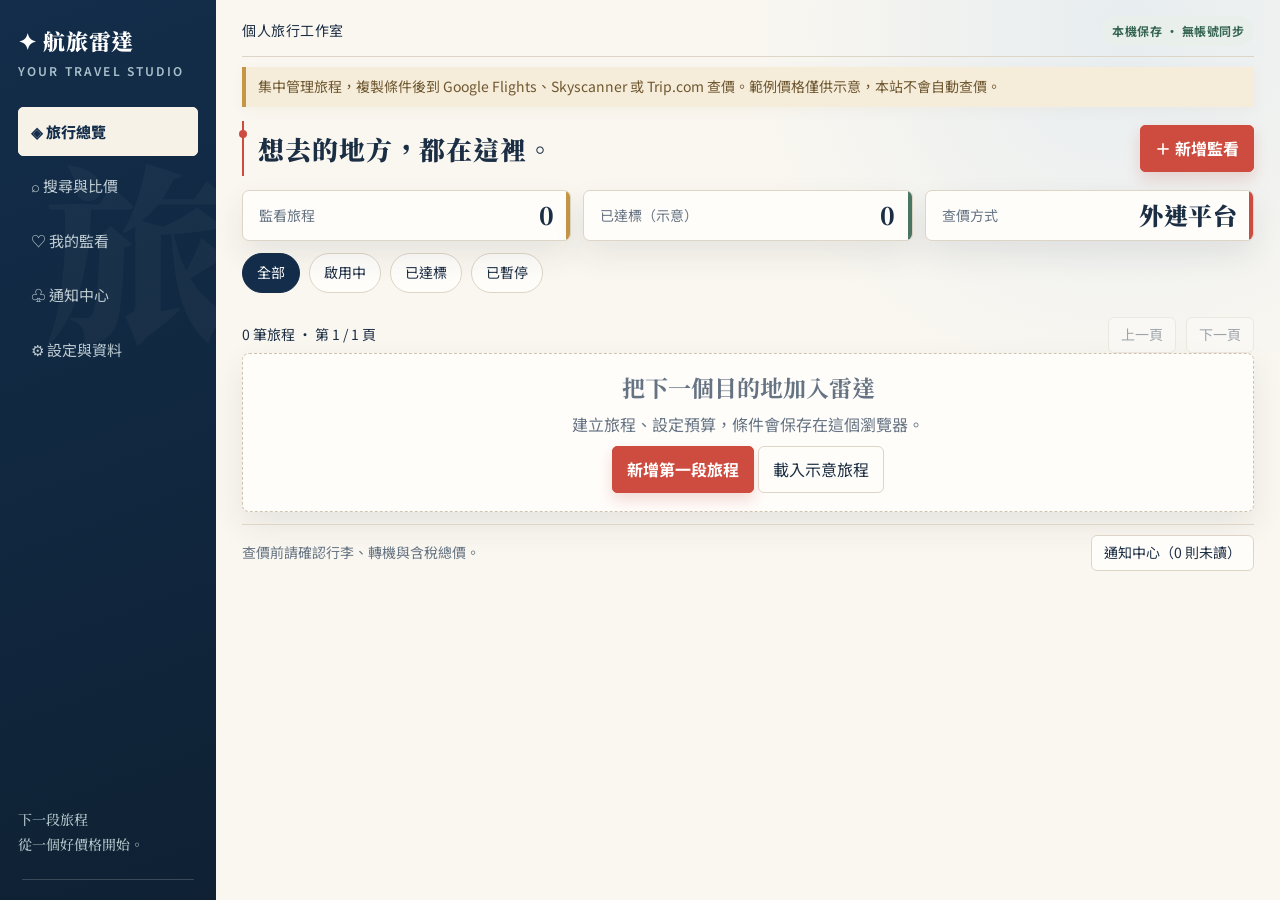
<file: index.html>
<!doctype html><html lang="zh-Hant"><head><meta charset="utf-8"><meta name="viewport" content="width=device-width,initial-scale=1"><meta http-equiv="refresh" content="0;url=./flight-radar/"><title>航旅雷達</title></head><body><a href="./flight-radar/">開啟航旅雷達新版</a></body></html>
</file>
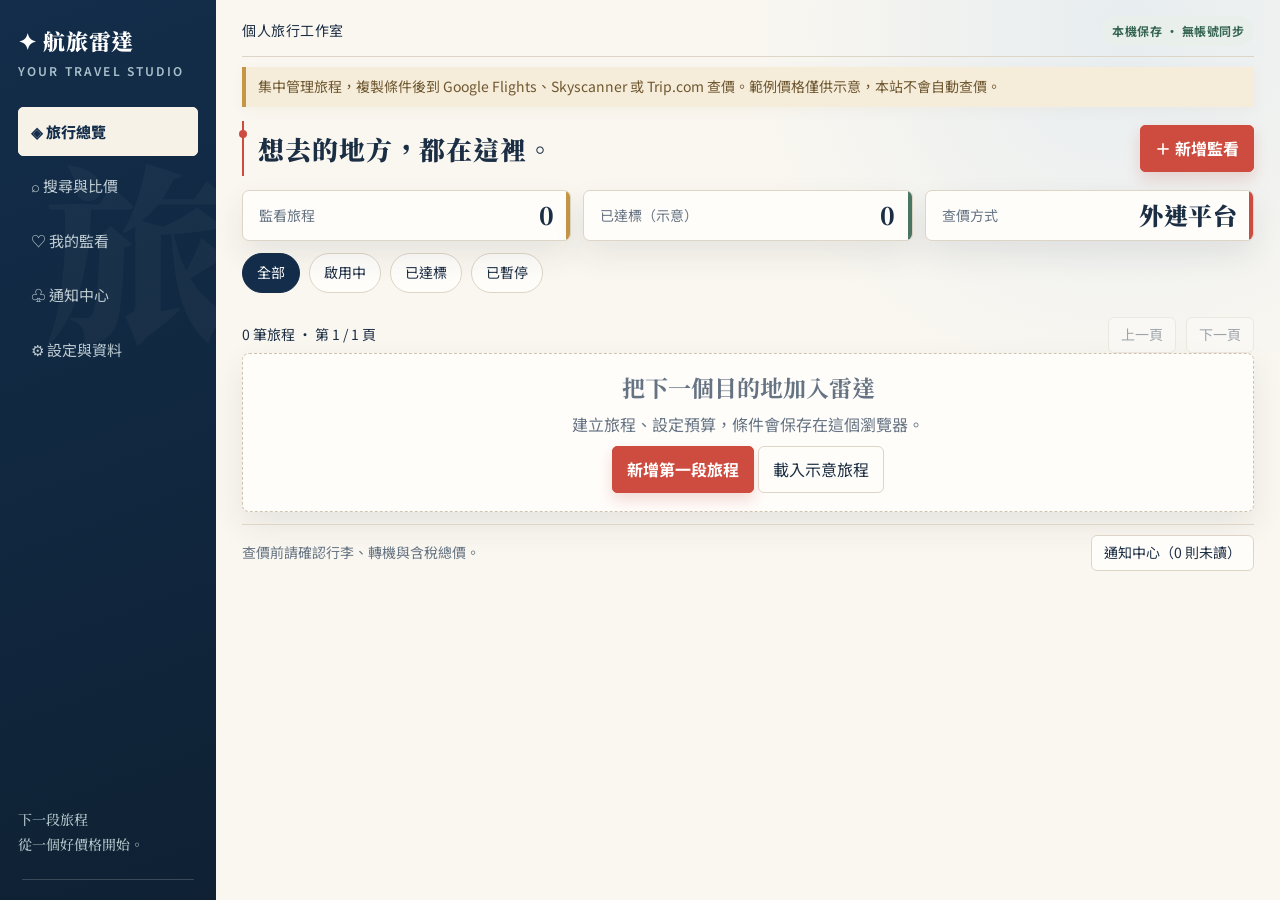
<file: flight-radar/index.html>
<!doctype html><html lang="zh-Hant"><head><meta charset="utf-8"><meta name="viewport" content="width=device-width,initial-scale=1"><title>航旅雷達 · 旅行工作室</title><link rel="stylesheet" href="v2.css"><link rel="stylesheet" href="compact.css"></head><body><aside><a class="brand" href="#">✦ 航旅雷達<small>YOUR TRAVEL STUDIO</small></a><nav><button data-page="home">◈ 旅行總覽</button><button data-page="search">⌕ 搜尋與比價</button><button data-page="watches">♡ 我的監看</button><button data-page="notifications">♧ 通知中心</button><button data-page="settings">⚙ 設定與資料</button></nav><p class="aside-note">下一段旅程<br>從一個好價格開始。</p></aside><main><header><span>個人旅行工作室</span><span class="tag">本機保存 · 無帳號同步</span></header><div class="banner">集中管理旅程，複製條件後到 Google Flights、Skyscanner 或 Trip.com 查價。範例價格僅供示意，本站不會自動查價。</div><section class="intro"><div><small>EXPLORE MORE. WORRY LESS.</small><h1 id="title">想去的地方，都在這裡。</h1></div><button class="primary" id="add">＋ 新增監看</button></section><div id="content"></div></main><dialog id="editor"><form id="form"><header><h2 id="formTitle">新增監看</h2><button type="button" id="cancel">✕</button></header><div class="fields" id="fields"></div><p id="error" role="alert"></p><button class="primary">儲存監看</button></form></dialog><dialog id="detail"><button id="closeDetail">關閉 ✕</button><div id="detailBody"></div></dialog><div id="toast" role="status"></div><script src="v2.js"></script><script src="workbench.js"></script></body></html>
</file>
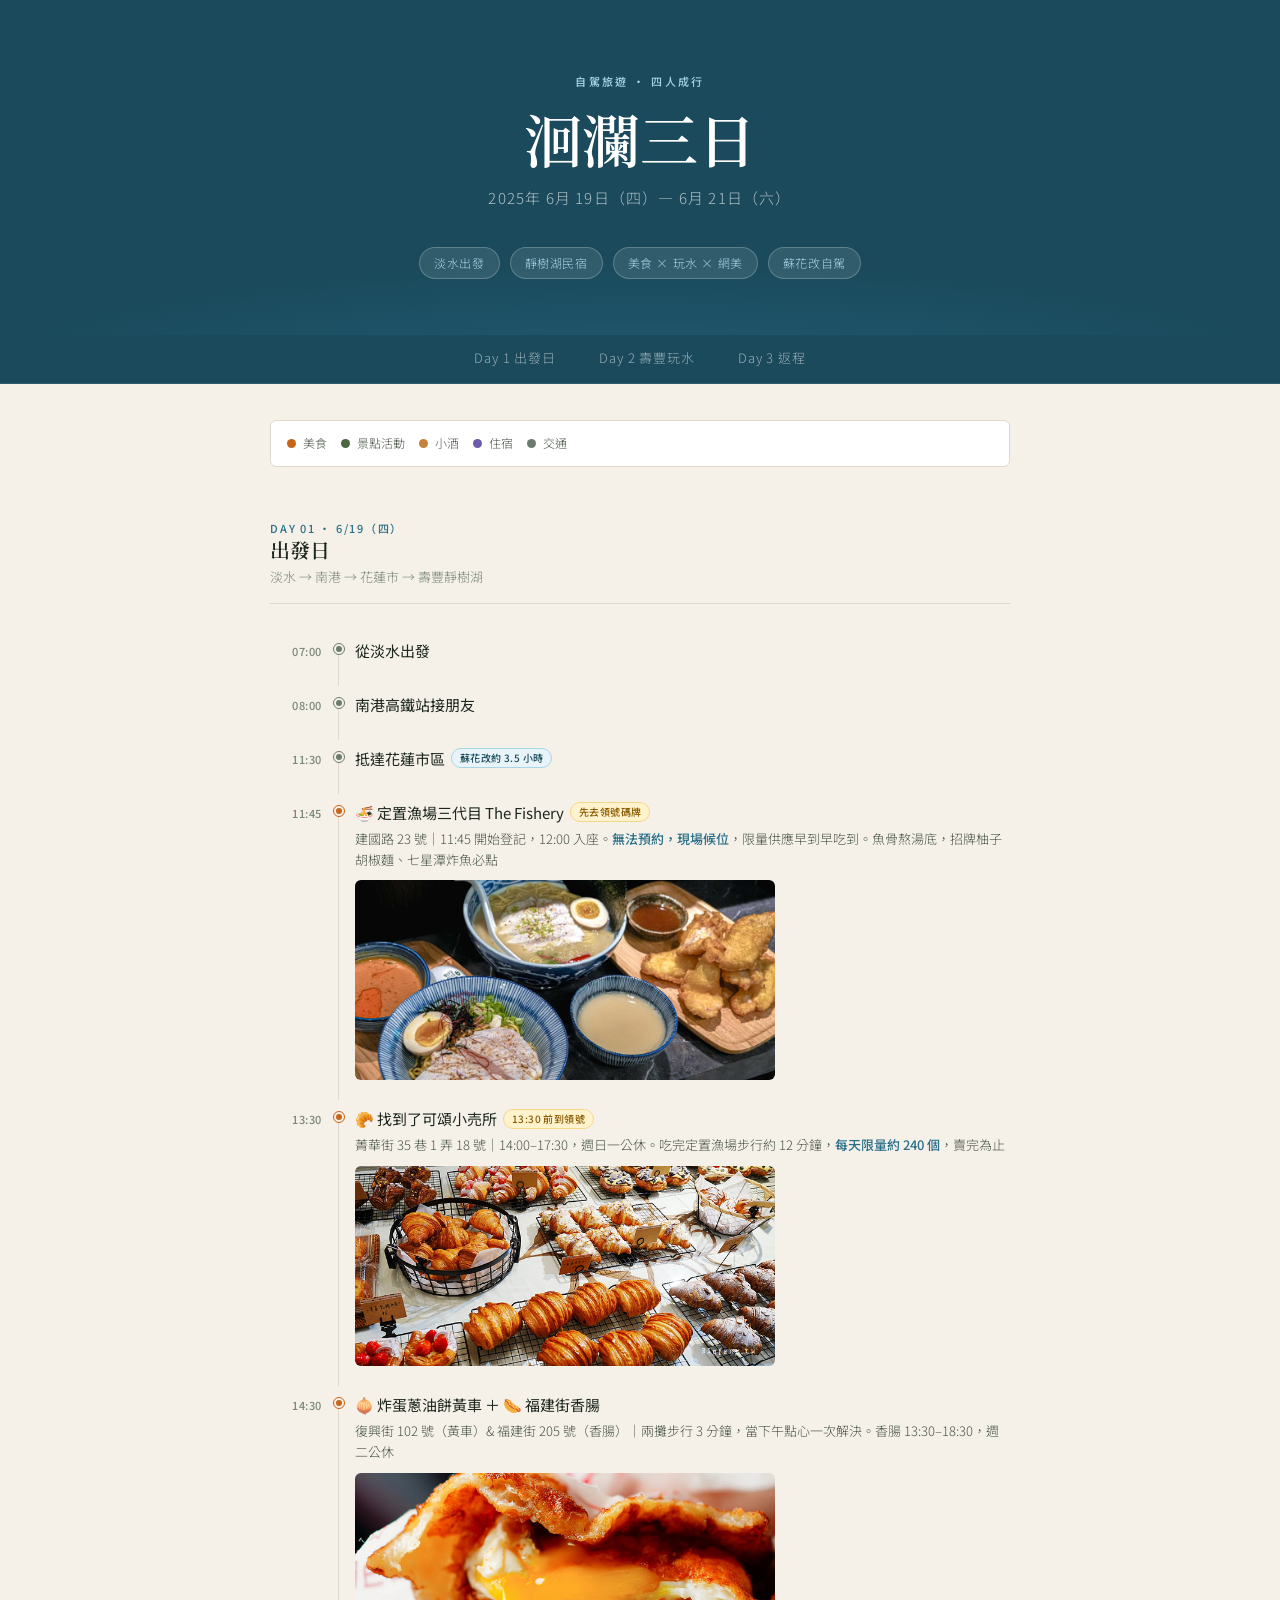
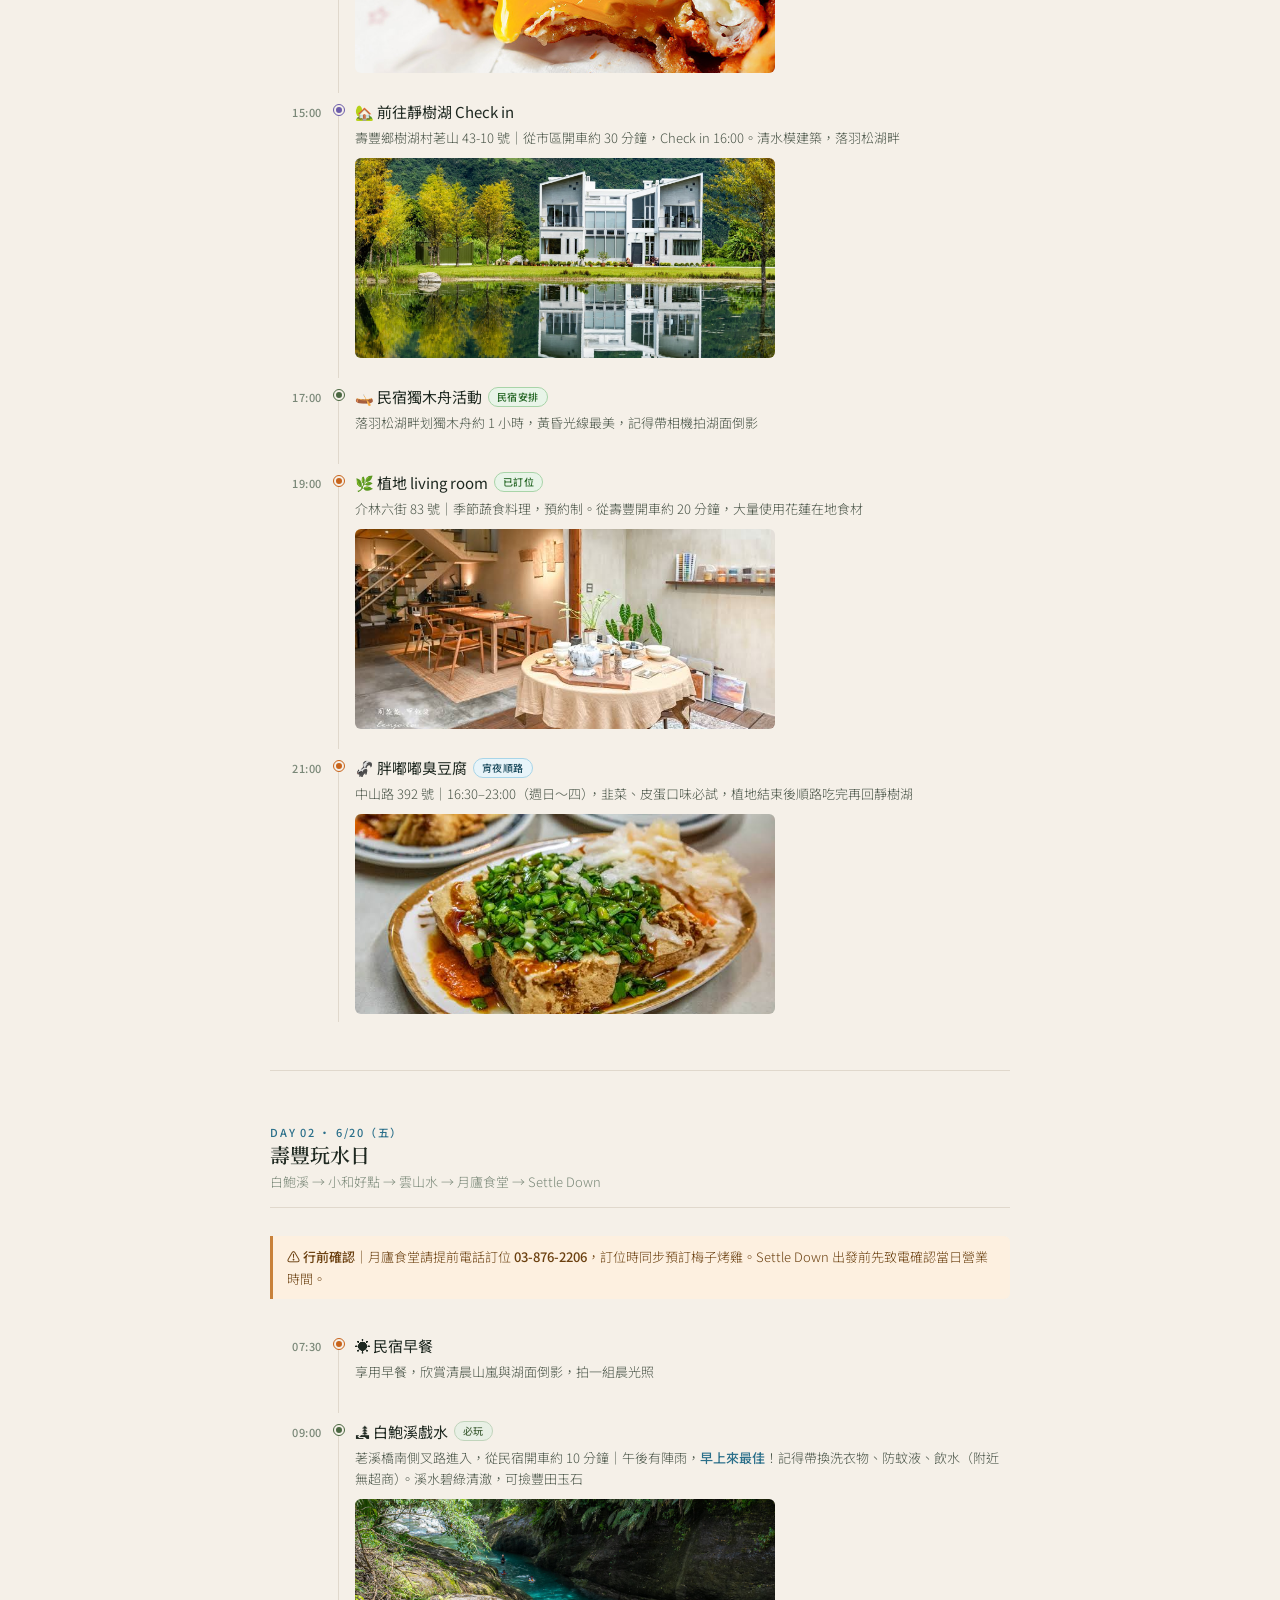
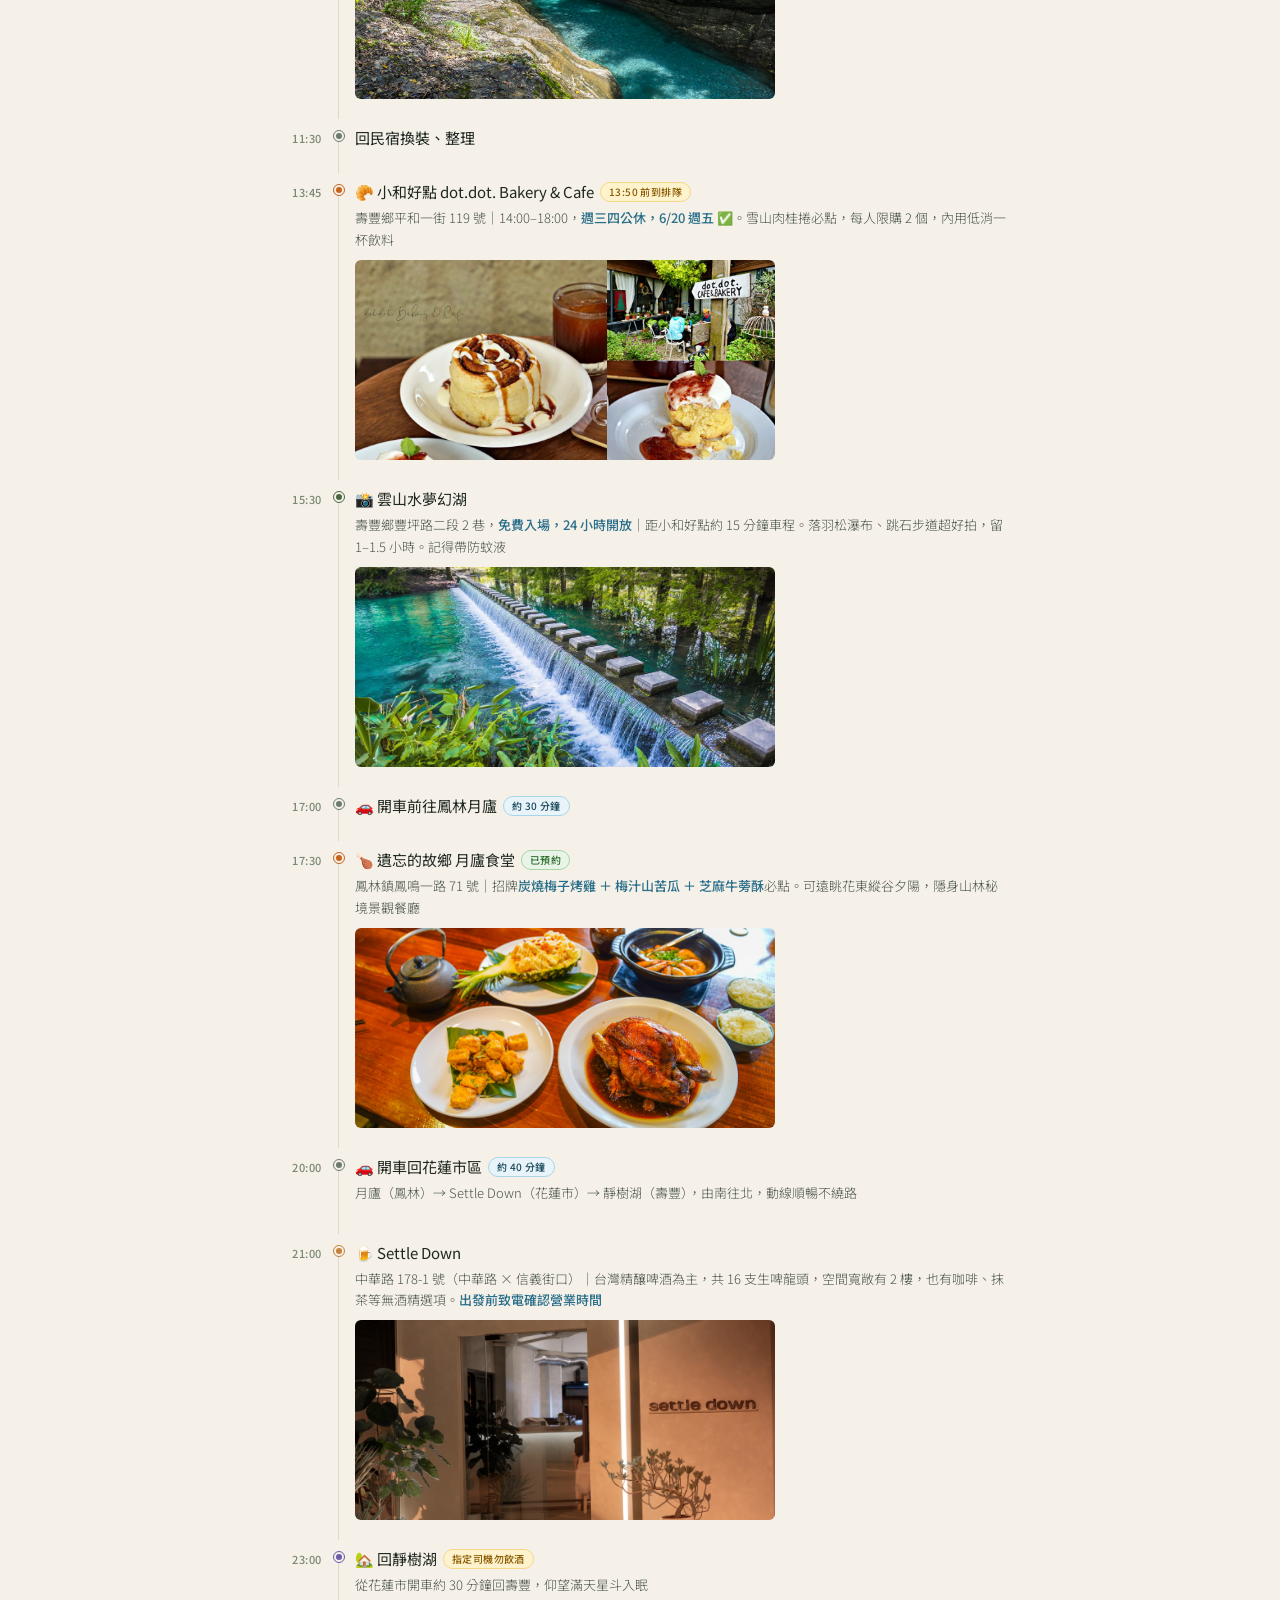
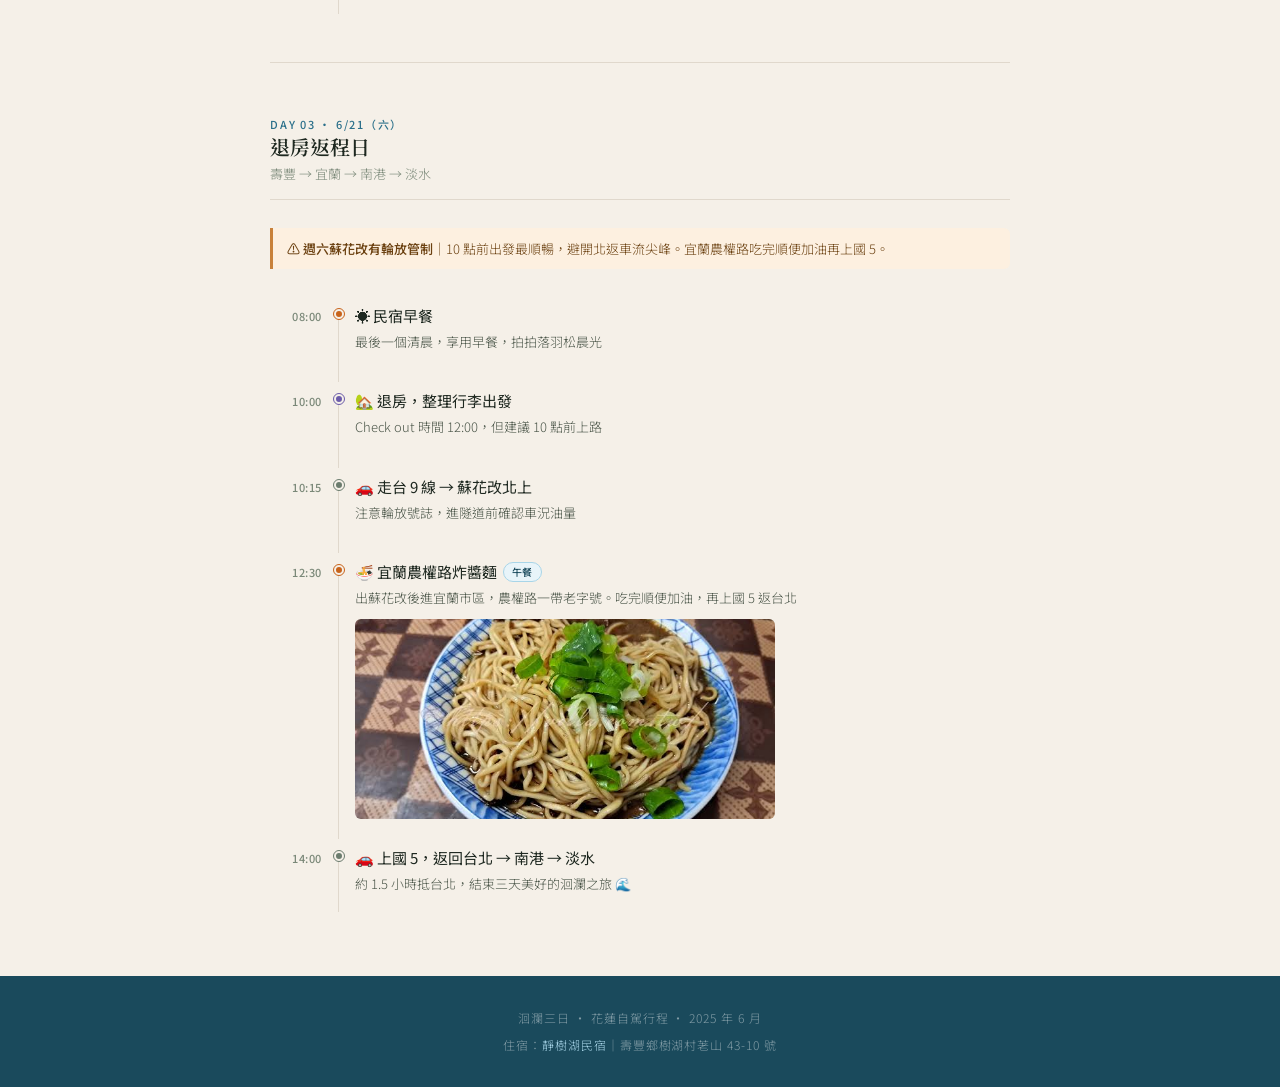
<file: hualien-trip.html>
<!DOCTYPE html>
<html lang="zh-TW">
<head>
<meta charset="UTF-8">
<meta name="viewport" content="width=device-width, initial-scale=1.0">
<title>洄瀾三日 ｜ 花蓮自駕 6/19–6/21</title>
<link rel="preconnect" href="https://fonts.googleapis.com">
<link rel="preconnect" href="https://fonts.gstatic.com" crossorigin>
<link href="https://fonts.googleapis.com/css2?family=Noto+Serif+TC:wght@400;600&family=Noto+Sans+TC:wght@300;400;500&display=swap" rel="stylesheet">
<style>
  *, *::before, *::after { box-sizing: border-box; margin: 0; padding: 0; }
  :root {
    --ocean: #1a4a5c;
    --ocean-mid: #2a6f8a;
    --sky: #a8d5e8;
    --sky-light: #e8f4f9;
    --stone: #6b7c6e;
    --moss: #4a6741;
    --moss-light: #e8f0e5;
    --sand: #f5f0e8;
    --sand-dark: #e0d8cc;
    --amber: #c8813a;
    --amber-light: #fdf0e0;
    --text-dark: #1e2820;
    --text-mid: #4a5548;
    --text-light: #7a8878;
    --white: #ffffff;
    --radius: 6px;
  }
  html { scroll-behavior: smooth; }
  body {
    font-family: 'Noto Sans TC', sans-serif;
    font-weight: 300;
    background: var(--sand);
    color: var(--text-dark);
    line-height: 1.7;
  }

  /* HERO */
  .hero {
    background: var(--ocean);
    color: var(--white);
    padding: 72px 24px 56px;
    text-align: center;
    position: relative;
    overflow: hidden;
  }
  .hero::before {
    content: '';
    position: absolute;
    inset: 0;
    background: radial-gradient(ellipse 80% 60% at 50% 120%, rgba(42,111,138,0.55) 0%, transparent 70%);
  }
  .hero-eyebrow {
    font-size: 11px;
    font-weight: 500;
    letter-spacing: 0.22em;
    color: var(--sky);
    text-transform: uppercase;
    margin-bottom: 14px;
    position: relative;
  }
  .hero h1 {
    font-family: 'Noto Serif TC', serif;
    font-size: clamp(34px, 6vw, 58px);
    font-weight: 600;
    line-height: 1.15;
    margin-bottom: 14px;
    position: relative;
  }
  .hero-sub {
    font-size: 15px;
    color: rgba(255,255,255,0.65);
    letter-spacing: 0.08em;
    position: relative;
    margin-bottom: 36px;
  }
  .hero-tags {
    display: flex;
    justify-content: center;
    flex-wrap: wrap;
    gap: 10px;
    position: relative;
  }
  .hero-tag {
    background: rgba(255,255,255,0.1);
    border: 1px solid rgba(255,255,255,0.22);
    color: var(--sky);
    font-size: 12px;
    padding: 5px 14px;
    border-radius: 20px;
    letter-spacing: 0.05em;
  }

  /* NAV */
  .day-nav {
    position: sticky;
    top: 0;
    z-index: 100;
    background: var(--ocean);
    border-bottom: 1px solid rgba(255,255,255,0.1);
    display: flex;
    justify-content: center;
  }
  .day-nav a {
    color: rgba(255,255,255,0.55);
    text-decoration: none;
    font-size: 13px;
    padding: 12px 22px;
    letter-spacing: 0.06em;
    border-bottom: 2px solid transparent;
    transition: color 0.2s, border-color 0.2s;
  }
  .day-nav a:hover { color: var(--white); border-bottom-color: var(--sky); }

  /* LAYOUT */
  .container { max-width: 780px; margin: 0 auto; padding: 0 20px; }

  /* LEGEND */
  .legend {
    display: flex;
    flex-wrap: wrap;
    gap: 14px;
    margin: 36px 0 0;
    padding: 12px 16px;
    background: var(--white);
    border-radius: var(--radius);
    border: 1px solid var(--sand-dark);
  }
  .legend-item { display: flex; align-items: center; gap: 7px; font-size: 12px; color: var(--text-mid); }
  .legend-dot { width: 9px; height: 9px; border-radius: 50%; flex-shrink: 0; }

  /* DAY SECTION */
  .day-section { padding: 52px 0 0; }
  .day-header {
    display: flex;
    align-items: baseline;
    gap: 16px;
    margin-bottom: 28px;
    padding-bottom: 14px;
    border-bottom: 1px solid var(--sand-dark);
  }
  .day-num {
    font-size: 11px;
    font-weight: 500;
    letter-spacing: 0.16em;
    color: var(--ocean-mid);
    text-transform: uppercase;
    white-space: nowrap;
  }
  .day-title {
    font-family: 'Noto Serif TC', serif;
    font-size: 20px;
    font-weight: 600;
    color: var(--text-dark);
    line-height: 1.3;
  }
  .day-subtitle { font-size: 13px; color: var(--text-light); margin-top: 3px; }

  /* ALERT */
  .alert {
    background: var(--amber-light);
    border-left: 3px solid var(--amber);
    border-radius: 0 var(--radius) var(--radius) 0;
    padding: 10px 14px;
    font-size: 13px;
    color: #6b4010;
    margin-bottom: 28px;
    line-height: 1.65;
  }
  .alert strong { font-weight: 500; }

  /* TIMELINE */
  .tl-item {
    display: grid;
    grid-template-columns: 52px 1px 1fr;
    gap: 0 16px;
    margin-bottom: 0;
  }
  .tl-time {
    font-size: 11px;
    font-weight: 500;
    color: var(--text-light);
    letter-spacing: 0.05em;
    padding-top: 14px;
    text-align: right;
    line-height: 1;
  }
  .tl-line { display: flex; flex-direction: column; align-items: center; }
  .tl-dot {
    width: 10px; height: 10px;
    border-radius: 50%;
    background: var(--sand-dark);
    border: 2px solid var(--sand);
    outline: 1.5px solid var(--sand-dark);
    margin-top: 12px;
    flex-shrink: 0;
    z-index: 1;
  }
  .tl-dot.food      { background: #c8631a; outline-color: #c8631a; }
  .tl-dot.activity  { background: var(--moss); outline-color: var(--moss); }
  .tl-dot.hotel     { background: #6b5baa; outline-color: #6b5baa; }
  .tl-dot.transport { background: var(--stone); outline-color: var(--stone); }
  .tl-dot.bar       { background: var(--amber); outline-color: var(--amber); }
  .tl-connector { width: 1px; flex: 1; background: var(--sand-dark); min-height: 16px; }
  .tl-content { padding: 8px 0 20px; }
  .tl-item:last-child .tl-content { padding-bottom: 8px; }

  .tl-label {
    font-size: 15px;
    font-weight: 400;
    color: var(--text-dark);
    line-height: 1.4;
    margin-bottom: 5px;
    display: flex;
    flex-wrap: wrap;
    align-items: center;
    gap: 6px;
  }
  .badge {
    font-size: 10px;
    font-weight: 500;
    padding: 2px 8px;
    border-radius: 10px;
    letter-spacing: 0.04em;
    white-space: nowrap;
  }
  .badge-warn   { background: #fef3cd; color: #8a5a00; border: 1px solid #f5d78a; }
  .badge-ok     { background: var(--moss-light); color: var(--moss); border: 1px solid #c0d4bb; }
  .badge-info   { background: var(--sky-light); color: var(--ocean); border: 1px solid var(--sky); }
  .badge-booked { background: #e8f4e8; color: #2a6a2a; border: 1px solid #a8d4a8; }

  .tl-note {
    font-size: 13px;
    color: var(--text-mid);
    line-height: 1.65;
    margin-bottom: 10px;
  }
  .tl-note .hl { color: var(--ocean-mid); font-weight: 500; }

  /* PHOTO */
  .tl-photo {
    width: 100%;
    max-width: 420px;
    height: 200px;
    object-fit: cover;
    border-radius: var(--radius);
    display: block;
    background: var(--sand-dark);
  }
  .tl-photo-caption {
    font-size: 11px;
    color: var(--text-light);
    margin-top: 5px;
    letter-spacing: 0.03em;
  }

  /* DIVIDER */
  .section-divider { border: none; border-top: 1px solid var(--sand-dark); margin: 0; }

  /* FOOTER */
  footer {
    background: var(--ocean);
    color: rgba(255,255,255,0.45);
    text-align: center;
    padding: 32px 24px;
    font-size: 12px;
    letter-spacing: 0.08em;
    margin-top: 64px;
  }
  footer span { color: var(--sky); }

  @media (max-width: 520px) {
    .hero { padding: 48px 18px 36px; }
    .day-nav a { padding: 11px 13px; font-size: 12px; }
    .tl-photo { height: 160px; }
  }
</style>
</head>
<body>

<section class="hero">
  <p class="hero-eyebrow">自駕旅遊 · 四人成行</p>
  <h1>洄瀾三日</h1>
  <p class="hero-sub">2025年 6月 19日（四）— 6月 21日（六）</p>
  <div class="hero-tags">
    <span class="hero-tag">淡水出發</span>
    <span class="hero-tag">靜樹湖民宿</span>
    <span class="hero-tag">美食 × 玩水 × 網美</span>
    <span class="hero-tag">蘇花改自駕</span>
  </div>
</section>

<nav class="day-nav">
  <a href="#day1">Day 1 出發日</a>
  <a href="#day2">Day 2 壽豐玩水</a>
  <a href="#day3">Day 3 返程</a>
</nav>

<div class="container">

  <div class="legend">
    <div class="legend-item"><span class="legend-dot" style="background:#c8631a"></span>美食</div>
    <div class="legend-item"><span class="legend-dot" style="background:#4a6741"></span>景點活動</div>
    <div class="legend-item"><span class="legend-dot" style="background:#c8813a"></span>小酒</div>
    <div class="legend-item"><span class="legend-dot" style="background:#6b5baa"></span>住宿</div>
    <div class="legend-item"><span class="legend-dot" style="background:#6b7c6e"></span>交通</div>
  </div>

  <!-- ══ DAY 1 ══ -->
  <section class="day-section" id="day1">
    <div class="day-header">
      <div>
        <div class="day-num">Day 01 · 6/19（四）</div>
        <div class="day-title">出發日</div>
        <div class="day-subtitle">淡水 → 南港 → 花蓮市 → 壽豐靜樹湖</div>
      </div>
    </div>

    <!-- 07:00 -->
    <div class="tl-item">
      <div class="tl-time">07:00</div>
      <div class="tl-line"><div class="tl-dot transport"></div><div class="tl-connector"></div></div>
      <div class="tl-content">
        <div class="tl-label">從淡水出發</div>
      </div>
    </div>

    <!-- 08:00 -->
    <div class="tl-item">
      <div class="tl-time">08:00</div>
      <div class="tl-line"><div class="tl-dot transport"></div><div class="tl-connector"></div></div>
      <div class="tl-content">
        <div class="tl-label">南港高鐵站接朋友</div>
      </div>
    </div>

    <!-- 11:30 -->
    <div class="tl-item">
      <div class="tl-time">11:30</div>
      <div class="tl-line"><div class="tl-dot transport"></div><div class="tl-connector"></div></div>
      <div class="tl-content">
        <div class="tl-label">抵達花蓮市區 <span class="badge badge-info">蘇花改約 3.5 小時</span></div>
      </div>
    </div>

    <!-- 定置漁場 -->
    <div class="tl-item">
      <div class="tl-time">11:45</div>
      <div class="tl-line"><div class="tl-dot food"></div><div class="tl-connector"></div></div>
      <div class="tl-content">
        <div class="tl-label">🍜 定置漁場三代目 The Fishery <span class="badge badge-warn">先去領號碼牌</span></div>
        <div class="tl-note">建國路 23 號｜11:45 開始登記，12:00 入座。<span class="hl">無法預約，現場候位</span>，限量供應早到早吃到。魚骨熬湯底，招牌柚子胡椒麵、七星潭炸魚必點</div>
        <img class="tl-photo" src="images/fishery.jpg" alt="定置漁場三代目">
      </div>
    </div>

    <!-- 找到了可頌 -->
    <div class="tl-item">
      <div class="tl-time">13:30</div>
      <div class="tl-line"><div class="tl-dot food"></div><div class="tl-connector"></div></div>
      <div class="tl-content">
        <div class="tl-label">🥐 找到了可頌小売所 <span class="badge badge-warn">13:30 前到領號</span></div>
        <div class="tl-note">菁華街 35 巷 1 弄 18 號｜14:00–17:30，週日一公休。吃完定置漁場步行約 12 分鐘，<span class="hl">每天限量約 240 個</span>，賣完為止</div>
        <img class="tl-photo" src="images/croissant.jpg" alt="找到了可頌小売所">
      </div>
    </div>

    <!-- 炸蛋蔥油餅 + 福建街香腸 -->
    <div class="tl-item">
      <div class="tl-time">14:30</div>
      <div class="tl-line"><div class="tl-dot food"></div><div class="tl-connector"></div></div>
      <div class="tl-content">
        <div class="tl-label">🧅 炸蛋蔥油餅黃車 ＋ 🌭 福建街香腸</div>
        <div class="tl-note">復興街 102 號（黃車）& 福建街 205 號（香腸）｜兩攤步行 3 分鐘，當下午點心一次解決。香腸 13:30–18:30，週二公休</div>
        <img class="tl-photo" src="images/scallion-pancake.jpg" alt="炸蛋蔥油餅黃車">
      </div>
    </div>

    <!-- 靜樹湖 check in -->
    <div class="tl-item">
      <div class="tl-time">15:00</div>
      <div class="tl-line"><div class="tl-dot hotel"></div><div class="tl-connector"></div></div>
      <div class="tl-content">
        <div class="tl-label">🏡 前往靜樹湖 Check in</div>
        <div class="tl-note">壽豐鄉樹湖村荖山 43-10 號｜從市區開車約 30 分鐘，Check in 16:00。清水模建築，落羽松湖畔</div>
        <img class="tl-photo" src="images/jingshuhu.jpg" alt="靜樹湖民宿">
      </div>
    </div>

    <!-- 獨木舟 -->
    <div class="tl-item">
      <div class="tl-time">17:00</div>
      <div class="tl-line"><div class="tl-dot activity"></div><div class="tl-connector"></div></div>
      <div class="tl-content">
        <div class="tl-label">🛶 民宿獨木舟活動 <span class="badge badge-booked">民宿安排</span></div>
        <div class="tl-note">落羽松湖畔划獨木舟約 1 小時，黃昏光線最美，記得帶相機拍湖面倒影</div>
      </div>
    </div>

    <!-- 植地 -->
    <div class="tl-item">
      <div class="tl-time">19:00</div>
      <div class="tl-line"><div class="tl-dot food"></div><div class="tl-connector"></div></div>
      <div class="tl-content">
        <div class="tl-label">🌿 植地 living room <span class="badge badge-booked">已訂位</span></div>
        <div class="tl-note">介林六街 83 號｜季節蔬食料理，預約制。從壽豐開車約 20 分鐘，大量使用花蓮在地食材</div>
        <img class="tl-photo" src="images/livingroom.jpg" alt="植地 living room">
      </div>
    </div>

    <!-- 胖嘟嘟臭豆腐 -->
    <div class="tl-item">
      <div class="tl-time">21:00</div>
      <div class="tl-line"><div class="tl-dot food"></div><div class="tl-connector"></div></div>
      <div class="tl-content">
        <div class="tl-label">🦨 胖嘟嘟臭豆腐 <span class="badge badge-info">宵夜順路</span></div>
        <div class="tl-note">中山路 392 號｜16:30–23:00（週日～四），韭菜、皮蛋口味必試，植地結束後順路吃完再回靜樹湖</div>
        <img class="tl-photo" src="images/stinky-tofu.jpg" alt="胖嘟嘟臭豆腐">
      </div>
    </div>

  </section>

  <hr class="section-divider" style="margin-top: 48px;">

  <!-- ══ DAY 2 ══ -->
  <section class="day-section" id="day2">
    <div class="day-header">
      <div>
        <div class="day-num">Day 02 · 6/20（五）</div>
        <div class="day-title">壽豐玩水日</div>
        <div class="day-subtitle">白鮑溪 → 小和好點 → 雲山水 → 月廬食堂 → Settle Down</div>
      </div>
    </div>

    <div class="alert">
      <strong>⚠️ 行前確認</strong>｜月廬食堂請提前電話訂位 <strong>03-876-2206</strong>，訂位時同步預訂梅子烤雞。Settle Down 出發前先致電確認當日營業時間。
    </div>

    <!-- 早餐 -->
    <div class="tl-item">
      <div class="tl-time">07:30</div>
      <div class="tl-line"><div class="tl-dot food"></div><div class="tl-connector"></div></div>
      <div class="tl-content">
        <div class="tl-label">☀️ 民宿早餐</div>
        <div class="tl-note">享用早餐，欣賞清晨山嵐與湖面倒影，拍一組晨光照</div>
      </div>
    </div>

    <!-- 白鮑溪 -->
    <div class="tl-item">
      <div class="tl-time">09:00</div>
      <div class="tl-line"><div class="tl-dot activity"></div><div class="tl-connector"></div></div>
      <div class="tl-content">
        <div class="tl-label">🏞 白鮑溪戲水 <span class="badge badge-ok">必玩</span></div>
        <div class="tl-note">荖溪橋南側叉路進入，從民宿開車約 10 分鐘｜午後有陣雨，<span class="hl">早上來最佳</span>！記得帶換洗衣物、防蚊液、飲水（附近無超商）。溪水碧綠清澈，可撿豐田玉石</div>
        <img class="tl-photo" src="images/baibao-creek.jpg" alt="白鮑溪戲水">
      </div>
    </div>

    <!-- 換裝 -->
    <div class="tl-item">
      <div class="tl-time">11:30</div>
      <div class="tl-line"><div class="tl-dot transport"></div><div class="tl-connector"></div></div>
      <div class="tl-content">
        <div class="tl-label">回民宿換裝、整理</div>
      </div>
    </div>

    <!-- 小和好點 -->
    <div class="tl-item">
      <div class="tl-time">13:45</div>
      <div class="tl-line"><div class="tl-dot food"></div><div class="tl-connector"></div></div>
      <div class="tl-content">
        <div class="tl-label">🥐 小和好點 dot.dot. Bakery & Cafe <span class="badge badge-warn">13:50 前到排隊</span></div>
        <div class="tl-note">壽豐鄉平和一街 119 號｜14:00–18:00，<span class="hl">週三四公休，6/20 週五 ✅</span>。雪山肉桂捲必點，每人限購 2 個，內用低消一杯飲料</div>
        <img class="tl-photo" src="images/dotdot-bakery.jpg" alt="小和好點肉桂捲">
      </div>
    </div>

    <!-- 雲山水 -->
    <div class="tl-item">
      <div class="tl-time">15:30</div>
      <div class="tl-line"><div class="tl-dot activity"></div><div class="tl-connector"></div></div>
      <div class="tl-content">
        <div class="tl-label">📸 雲山水夢幻湖</div>
        <div class="tl-note">壽豐鄉豐坪路二段 2 巷，<span class="hl">免費入場，24 小時開放</span>｜距小和好點約 15 分鐘車程。落羽松瀑布、跳石步道超好拍，留 1–1.5 小時。記得帶防蚊液</div>
        <img class="tl-photo" src="images/yunshanshui.jpg" alt="雲山水夢幻湖">
      </div>
    </div>

    <!-- 開車月廬 -->
    <div class="tl-item">
      <div class="tl-time">17:00</div>
      <div class="tl-line"><div class="tl-dot transport"></div><div class="tl-connector"></div></div>
      <div class="tl-content">
        <div class="tl-label">🚗 開車前往鳳林月廬 <span class="badge badge-info">約 30 分鐘</span></div>
      </div>
    </div>

    <!-- 月廬食堂 -->
    <div class="tl-item">
      <div class="tl-time">17:30</div>
      <div class="tl-line"><div class="tl-dot food"></div><div class="tl-connector"></div></div>
      <div class="tl-content">
        <div class="tl-label">🍗 遺忘的故鄉 月廬食堂 <span class="badge badge-booked">已預約</span></div>
        <div class="tl-note">鳳林鎮鳳鳴一路 71 號｜招牌<span class="hl">炭燒梅子烤雞 ＋ 梅汁山苦瓜 ＋ 芝麻牛蒡酥</span>必點。可遠眺花東縱谷夕陽，隱身山林秘境景觀餐廳</div>
        <img class="tl-photo" src="images/yuelu.jpg" alt="月廬食堂梅子烤雞">
      </div>
    </div>

    <!-- 開車回市區 -->
    <div class="tl-item">
      <div class="tl-time">20:00</div>
      <div class="tl-line"><div class="tl-dot transport"></div><div class="tl-connector"></div></div>
      <div class="tl-content">
        <div class="tl-label">🚗 開車回花蓮市區 <span class="badge badge-info">約 40 分鐘</span></div>
        <div class="tl-note">月廬（鳳林）→ Settle Down（花蓮市）→ 靜樹湖（壽豐），由南往北，動線順暢不繞路</div>
      </div>
    </div>

    <!-- Settle Down -->
    <div class="tl-item">
      <div class="tl-time">21:00</div>
      <div class="tl-line"><div class="tl-dot bar"></div><div class="tl-connector"></div></div>
      <div class="tl-content">
        <div class="tl-label">🍺 Settle Down</div>
        <div class="tl-note">中華路 178-1 號（中華路 × 信義街口）｜台灣精釀啤酒為主，共 16 支生啤龍頭，空間寬敞有 2 樓，也有咖啡、抹茶等無酒精選項。<span class="hl">出發前致電確認營業時間</span></div>
        <img class="tl-photo" src="images/settledown.jpg" alt="Settle Down 精釀啤酒吧">
      </div>
    </div>

    <!-- 回民宿 -->
    <div class="tl-item">
      <div class="tl-time">23:00</div>
      <div class="tl-line"><div class="tl-dot hotel"></div><div class="tl-connector"></div></div>
      <div class="tl-content">
        <div class="tl-label">🏡 回靜樹湖 <span class="badge badge-warn">指定司機勿飲酒</span></div>
        <div class="tl-note">從花蓮市開車約 30 分鐘回壽豐，仰望滿天星斗入眠</div>
      </div>
    </div>

  </section>

  <hr class="section-divider" style="margin-top: 48px;">

  <!-- ══ DAY 3 ══ -->
  <section class="day-section" id="day3">
    <div class="day-header">
      <div>
        <div class="day-num">Day 03 · 6/21（六）</div>
        <div class="day-title">退房返程日</div>
        <div class="day-subtitle">壽豐 → 宜蘭 → 南港 → 淡水</div>
      </div>
    </div>

    <div class="alert">
      <strong>⚠️ 週六蘇花改有輪放管制</strong>｜10 點前出發最順暢，避開北返車流尖峰。宜蘭農權路吃完順便加油再上國 5。
    </div>

    <!-- 早餐 -->
    <div class="tl-item">
      <div class="tl-time">08:00</div>
      <div class="tl-line"><div class="tl-dot food"></div><div class="tl-connector"></div></div>
      <div class="tl-content">
        <div class="tl-label">☀️ 民宿早餐</div>
        <div class="tl-note">最後一個清晨，享用早餐，拍拍落羽松晨光</div>
      </div>
    </div>

    <!-- 退房 -->
    <div class="tl-item">
      <div class="tl-time">10:00</div>
      <div class="tl-line"><div class="tl-dot hotel"></div><div class="tl-connector"></div></div>
      <div class="tl-content">
        <div class="tl-label">🏡 退房，整理行李出發</div>
        <div class="tl-note">Check out 時間 12:00，但建議 10 點前上路</div>
      </div>
    </div>

    <!-- 蘇花改 -->
    <div class="tl-item">
      <div class="tl-time">10:15</div>
      <div class="tl-line"><div class="tl-dot transport"></div><div class="tl-connector"></div></div>
      <div class="tl-content">
        <div class="tl-label">🚗 走台 9 線 → 蘇花改北上</div>
        <div class="tl-note">注意輪放號誌，進隧道前確認車況油量</div>
      </div>
    </div>

    <!-- 農權路炸醬麵 -->
    <div class="tl-item">
      <div class="tl-time">12:30</div>
      <div class="tl-line"><div class="tl-dot food"></div><div class="tl-connector"></div></div>
      <div class="tl-content">
        <div class="tl-label">🍜 宜蘭農權路炸醬麵 <span class="badge badge-info">午餐</span></div>
        <div class="tl-note">出蘇花改後進宜蘭市區，農權路一帶老字號。吃完順便加油，再上國 5 返台北</div>
        <img class="tl-photo" src="images/nongquan-noodles.jpg" alt="宜蘭農權路炸醬麵">
      </div>
    </div>

    <!-- 返台北 -->
    <div class="tl-item">
      <div class="tl-time">14:00</div>
      <div class="tl-line"><div class="tl-dot transport"></div><div class="tl-connector"></div></div>
      <div class="tl-content">
        <div class="tl-label">🚗 上國 5，返回台北 → 南港 → 淡水</div>
        <div class="tl-note">約 1.5 小時抵台北，結束三天美好的洄瀾之旅 🌊</div>
      </div>
    </div>

  </section>

</div>

<footer>
  <p>洄瀾三日 · 花蓮自駕行程 · 2025 年 6 月</p>
  <p style="margin-top:6px;">住宿：<span>靜樹湖民宿</span>｜壽豐鄉樹湖村荖山 43-10 號</p>
</footer>

</body>
</html>
</file>
<file: flight-radar/v2.css>
@import url('https://fonts.googleapis.com/css2?family=Noto+Sans+TC:wght@400;500;600;700;800&family=Noto+Serif+TC:wght@600;700;900&display=swap');
.lookup{margin:20px 0;padding:18px 0;border-block:1px solid var(--line)}.lookup textarea{width:100%;font:inherit;line-height:1.7;padding:12px;background:var(--paper);color:var(--ink);border:1px solid var(--line);border-radius:6px;resize:vertical;min-height:150px}.platform-links{display:grid;grid-template-columns:repeat(auto-fit,minmax(170px,1fr));gap:10px;margin-top:16px}.platform-links a{display:block;padding:12px;margin:6px 0;border:1px solid var(--line);border-radius:6px;text-decoration:none;background:var(--card)}.platform-links small{display:block;font-size:14px;color:var(--muted)}.lookup button{margin-top:8px}

:root{--ink:#1b2e44;--indigo:#132d4a;--paper:#faf7f0;--paper-deep:#f1ecdf;--vermilion:#ce4c3f;--matcha:#4b7663;--gold:#c49645;--muted:#657383;--line:#ddd5c6;--card:#fffdfa;--shadow:0 14px 32px rgba(28,45,58,.09)}
*{box-sizing:border-box}html{background:var(--paper)}body{margin:0;background:radial-gradient(circle at 88% 3%,#e7edf0 0,transparent 24rem),var(--paper);font:16px/1.7 'Noto Sans TC','Microsoft JhengHei',sans-serif;color:var(--ink)}body:before{content:'';position:fixed;inset:0;z-index:-1;opacity:.32;pointer-events:none;background-image:linear-gradient(90deg,transparent 49%,rgba(38,55,68,.025) 50%,transparent 51%);background-size:7px 7px}button,a{touch-action:manipulation}button{font:inherit;cursor:pointer;border:1px solid var(--line);background:var(--card);color:var(--ink);border-radius:6px;padding:9px 14px;transition:transform .18s ease,background .18s ease,border-color .18s ease,box-shadow .18s ease}button:hover{transform:translateY(-1px);border-color:#b7a992;box-shadow:0 5px 13px rgba(28,45,58,.08)}
aside{position:fixed;z-index:5;width:250px;height:100vh;color:#f8f4ed;padding:35px 22px 28px;background:linear-gradient(160deg,var(--indigo) 0%,#10263d 62%,#0f2133 100%);overflow:hidden}aside:before{content:'旅';position:absolute;right:-17px;top:150px;font:900 190px/1 'Noto Serif TC',serif;color:rgba(255,255,255,.035)}aside:after{content:'';position:absolute;left:22px;right:22px;bottom:20px;border-top:1px solid rgba(255,255,255,.18)}.brand{position:relative;z-index:1;display:flex;gap:10px;align-items:flex-start;font:900 25px/1.1 'Noto Serif TC',serif;color:white;text-decoration:none;letter-spacing:.04em}.brand:before{content:'旅';display:grid;place-items:center;width:32px;height:32px;border:1px solid #e0b36d;color:#f0c886;font:700 17px/1 'Noto Serif TC',serif}.brand small{display:block;margin-top:7px;font:600 10px/1 'Noto Sans TC',sans-serif;letter-spacing:.18em;color:#a8c0ca}nav{position:relative;z-index:1;display:grid;gap:5px;margin-top:54px}nav button{display:flex;align-items:center;gap:10px;width:100%;text-align:left;background:transparent;color:#bfcdd3;border:1px solid transparent;border-radius:5px;padding:11px 12px;font-size:15px}nav button:hover{box-shadow:none;background:rgba(255,255,255,.06);border-color:rgba(255,255,255,.1)}nav button.active{background:#f7f2e8;color:var(--indigo);border-color:#f7f2e8;font-weight:800;box-shadow:none}.aside-note{position:absolute;z-index:1;bottom:43px;margin:0;color:#b0c5c9;font:500 14px/1.8 'Noto Serif TC',serif}
main{margin-left:250px;min-height:100vh;padding:27px 46px 56px;max-width:1680px}header,.intro,.card-bottom,.row{display:flex;align-items:center;justify-content:space-between;gap:16px}header{padding-bottom:19px;border-bottom:1px solid var(--line)}header span{font-size:14px;letter-spacing:.04em}.tag,.pill{display:inline-flex;align-items:center;gap:4px;font-size:12px;background:#e9f0ec;color:#356552;border-radius:99px;padding:5px 10px;font-weight:700}.banner{margin-top:20px;border-left:4px solid var(--gold);background:#f5edda;padding:12px 16px;color:#6f5730;font-size:14px;box-shadow:0 4px 14px rgba(110,82,35,.04)}.intro{position:relative;margin:31px 0 26px;padding:8px 0 8px 20px;border-left:2px solid var(--vermilion)}.intro:after{content:'';position:absolute;left:-5px;top:9px;width:8px;height:8px;border-radius:50%;background:var(--vermilion)}.intro small{letter-spacing:.16em;color:var(--vermilion);font-size:12px;font-weight:800}h1,h2,h3{font-family:'Noto Serif TC','PMingLiU',serif}h1{font-size:34px;line-height:1.28;margin:6px 0;font-weight:900;letter-spacing:.035em}h2{font-size:23px;line-height:1.35}h3{margin:5px 0;font-size:21px;line-height:1.42}.primary{background:var(--vermilion);border-color:var(--vermilion);color:white;font-weight:700;border-radius:5px;box-shadow:0 7px 15px rgba(183,57,46,.18)}.primary:hover{background:#b74035;border-color:#b74035}
.stats{display:grid;grid-template-columns:repeat(3,1fr);gap:16px;margin-bottom:28px}.stat,.panel{background:var(--card);border:1px solid var(--line);border-radius:7px;padding:22px;box-shadow:var(--shadow)}.stat{position:relative;overflow:hidden}.stat:after{content:'';position:absolute;right:0;top:0;bottom:0;width:4px;background:var(--gold)}.stat:nth-child(2):after{background:var(--matcha)}.stat:nth-child(3):after{background:var(--vermilion)}.stat strong{display:block;font:900 34px/1.2 'Noto Serif TC',serif;letter-spacing:.02em}.stat span,.muted{color:var(--muted);font-size:14px}.grid{display:grid;grid-template-columns:repeat(3,minmax(0,1fr));gap:20px}.card{background:var(--card);border:1px solid var(--line);border-radius:8px;overflow:hidden;box-shadow:var(--shadow);transition:transform .2s ease,box-shadow .2s ease}.card:hover{transform:translateY(-4px);box-shadow:0 19px 35px rgba(28,45,58,.13)}.cover{height:166px;background:linear-gradient(130deg,#173a59,#36707a);position:relative;overflow:hidden}.cover:after{content:'';position:absolute;inset:0;background:linear-gradient(90deg,rgba(10,28,45,.35),transparent 60%)}.cover img{width:100%;height:100%;object-fit:cover;transition:transform .4s ease}.card:hover .cover img{transform:scale(1.04)}.cover h2{position:relative;z-index:1}.cover .pill{position:absolute;z-index:2;left:14px;top:14px;background:#fff9ef;color:var(--indigo)}.card-body{padding:19px}.price{font:900 28px/1.25 'Noto Serif TC',serif;color:var(--vermilion);margin:15px 0 2px;letter-spacing:.01em}.card-body svg{margin-top:9px}.card-bottom{border-top:1px solid var(--line);padding-top:14px;margin-top:14px;flex-wrap:wrap}.actions{display:flex;gap:6px;flex-wrap:wrap}.actions button{font-size:14px;padding:6px 10px;background:transparent}.actions button:first-child{border-color:#b9cabe;color:#356552}.filters{display:flex;gap:9px;margin-bottom:20px;flex-wrap:wrap}.filters button{border-radius:99px;padding:7px 14px;font-size:14px}.filters .active{background:var(--indigo);border-color:var(--indigo);color:white}.lower{display:grid;grid-template-columns:1.4fr 1fr;gap:20px;margin-top:25px}.panel h2{margin-top:0}
.fields{display:grid;grid-template-columns:1fr 1fr;gap:16px}label{display:block;font-size:14px;color:#526172;font-weight:700}input,select{display:block;width:100%;font:inherit;color:var(--ink);background:#fffdf8;padding:10px 11px;border:1px solid #cfc4b2;border-radius:5px;margin-top:5px;outline:none}input:focus,select:focus{border-color:var(--vermilion);box-shadow:0 0 0 3px rgba(206,76,63,.12)}input[type=checkbox]{display:inline;width:auto;accent-color:var(--vermilion)}.wide{grid-column:1/-1}.search-panel{margin-bottom:20px}.search-panel .primary{margin-top:18px}dialog{border:0;border-radius:8px;width:min(750px,94vw);max-height:90vh;padding:28px;background:var(--paper);box-shadow:0 24px 100px rgba(15,31,47,.35)}dialog::backdrop{background:#152b44a8}dialog header{border-bottom:1px solid var(--line)}#error{color:#b62d27;font-weight:700}svg{width:100%;height:130px}.empty{background:var(--card);border:1px dashed #cfc3af;text-align:center;padding:45px;color:var(--muted)}.event{border-bottom:1px solid var(--line);padding:15px 0;display:flex;gap:15px;justify-content:space-between}.event:before{content:'◉';color:var(--vermilion)}.offer{padding:20px;border:1px solid var(--line);border-radius:7px;background:var(--card);box-shadow:0 5px 16px rgba(28,45,58,.05);margin-bottom:12px}.timeline{display:flex;align-items:center;gap:18px}.timeline hr{flex:1;border:0;border-top:1px solid #cbbda8}.offer details{border-top:1px solid var(--line);margin-top:15px;padding-top:12px}a{color:#a94336;font-weight:700}#toast{position:fixed;bottom:25px;left:50%;transform:translateX(-50%);background:var(--indigo);color:white;padding:12px 20px;border-radius:5px;display:none;z-index:20;box-shadow:var(--shadow)}table{width:100%;border-collapse:collapse;font-size:14px}td,th{text-align:left;padding:10px;border-bottom:1px solid var(--line)}th{color:#526172;font-weight:800;background:#f5f0e7}
@media(max-width:1150px){.grid{grid-template-columns:1fr 1fr}main{padding:24px}.lower{grid-template-columns:1fr}}@media(max-width:750px){aside{position:fixed;bottom:0;z-index:5;width:100%;height:auto;padding:0;background:var(--indigo)}aside:before,aside:after,aside .brand,.aside-note{display:none}nav{display:flex;margin:0;gap:0;justify-content:space-around}nav button{display:block;width:auto;text-align:center;font-size:12px;padding:13px 6px;border-radius:0;color:#c8d2d4}nav button.active{background:transparent;color:#f6d68b;border-bottom:3px solid var(--vermilion)}main{margin:0;padding:18px 15px 90px}.grid{grid-template-columns:1fr}.stats{gap:8px}.stat,.panel{padding:15px}.stat strong{font-size:26px}.fields{grid-template-columns:1fr}.intro{align-items:flex-start;margin:24px 0}.intro .primary{white-space:nowrap}h1{font-size:26px}.tag{display:none}.row{flex-wrap:wrap}dialog{padding:20px}table{font-size:12px}.cover{height:150px}}
</file>
<file: flight-radar/compact.css>
/* One-screen trip workspace: paginate records instead of clipping content. */
main{max-width:none;min-width:0;padding:16px 26px 20px}aside{width:216px;padding:26px 18px}main{margin-left:216px}.brand{display:block;font-size:22px;line-height:1.4}.brand:before{display:none}.brand small{font-size:12px;margin-top:8px}nav{margin-top:30px}main>header{padding-bottom:10px}.banner{margin-top:10px;padding:8px 12px}.intro{margin:14px 0;padding:4px 0 4px 14px}.intro small{display:none}h1{font-size:26px;margin:0}.stats{gap:12px;margin-bottom:12px}.stat{padding:10px 16px;display:flex;align-items:center;justify-content:space-between;gap:12px}.stat strong{font-size:24px}.filters{margin-bottom:12px}.grid{grid-template-columns:repeat(3,minmax(0,1fr));gap:14px}.card{min-width:0;box-shadow:0 5px 14px #1c2d3a0a}.card:hover{transform:none}.cover{height:clamp(70px,12vh,115px)}.cover h2{padding:22px!important;margin:0;font-size:22px}.card-body{padding:12px 14px}.card-body p{margin:5px 0}.card-body h3{font-size:19px}.card-body .price{font-size:23px;margin-top:8px}.card-body>.muted{display:block}.card-body>.row{margin-top:8px;gap:5px;flex-wrap:wrap}.card-bottom{margin-top:10px;padding-top:10px;gap:5px}.actions button{padding:5px 8px}.pager{display:flex;align-items:center;justify-content:flex-end;gap:10px;margin-top:12px;font-size:14px}.pager span{margin-right:auto}.pager button{padding:5px 12px}.pager button:disabled{opacity:.4;cursor:default;transform:none;box-shadow:none}.overview-footer{display:flex;justify-content:space-between;align-items:center;gap:12px;margin-top:12px;padding-top:10px;border-top:1px solid var(--line);font-size:14px;color:var(--muted)}.overview-footer button{padding:5px 12px}.empty{padding:18px}.empty h2{margin:0}.empty p{margin:8px 0}.fields{gap:10px}input,select{padding:7px 9px}.search-panel{padding:16px}.panel{min-width:0}body[data-view=search] #content{display:grid;grid-template-columns:minmax(0,1fr) minmax(0,1fr);gap:16px}.lookup{margin:10px 0;padding:10px 0}.lookup p{margin:6px 0}.lookup textarea{min-height:120px}.platform-links{margin-top:8px}.platform-links a{padding:8px}.search-panel .primary{margin-top:10px}
@media(max-width:1249px) and (min-width:751px){.grid{grid-template-columns:repeat(2,minmax(0,1fr))}aside{width:190px}main{margin-left:190px;padding-inline:18px}.stat{padding:10px}.stat strong{font-size:21px}}
@media(max-height:760px) and (min-width:751px){main{padding-top:10px}.intro{margin:10px 0}.cover{height:65px}.stats{margin-bottom:10px}.overview-footer{margin-top:8px;padding-top:6px}.card-body{padding:10px 12px}.card-body p{margin:3px 0}.banner{font-size:13px}}
@media(max-width:750px){aside{width:100%;padding:0}main{margin-left:0;padding:10px 12px 74px}main>header{display:none}.banner{font-size:12px;line-height:1.5;margin-top:0}.intro{margin:10px 0;gap:8px}h1{font-size:20px}.intro .primary{padding:7px 9px;font-size:14px}.stats{gap:6px;margin-bottom:8px}.stat{display:block;padding:7px 9px}.stat strong{font-size:20px}.stat span{font-size:12px}.filters{gap:6px;margin-bottom:8px}.filters button{padding:5px 10px}.grid{grid-template-columns:minmax(0,1fr)}.cover{height:65px}.card-body{padding:10px 12px}.card-body p{margin:3px 0}.overview-footer>span{display:none}.overview-footer{justify-content:flex-end;margin-top:6px;padding-top:6px}.pager{margin-top:8px;gap:6px}nav{margin:0}body[data-view=search] #content{display:block}}
@media(prefers-reduced-motion:reduce){*{transition:none!important}}
.check-form{margin:18px 0;padding:18px;background:#f6f0e5;border:1px solid var(--line);border-radius:7px}.check-form h3{margin:0 0 10px}.check-fields{display:grid;grid-template-columns:repeat(2,minmax(0,1fr));gap:12px;margin-bottom:12px}.check-fields label:has(input[type=checkbox]){align-self:end;padding-block:10px}@media(max-width:750px){.check-fields{grid-template-columns:1fr}}
</file>
